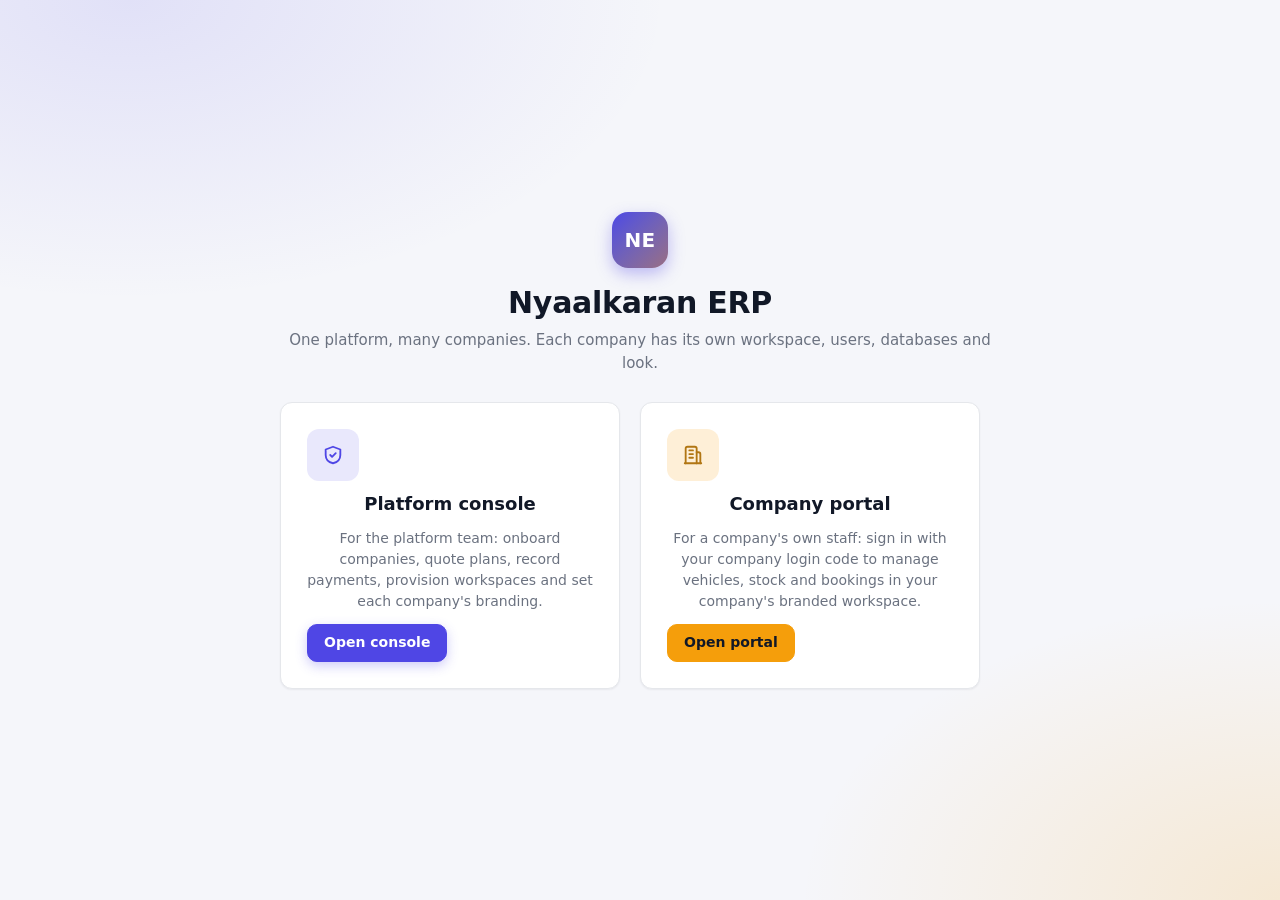
<file: poc/frontend/index.html>
<!doctype html>
<html lang="en">
<head>
  <meta charset="utf-8">
  <meta name="viewport" content="width=device-width, initial-scale=1">
  <title>Nyaalkaran ERP</title>
  <link rel="stylesheet" href="shared/styles.css">
</head>
<body>
  <div class="landing">
    <div style="text-align:center; max-width: 720px">
      <div class="brand-logo" style="width:56px;height:56px;margin:0 auto 16px;font-size:20px;border-radius:16px">NE</div>
      <h1 style="font-size:30px">Nyaalkaran ERP</h1>
      <p class="muted" style="margin-top:8px;font-size:15px">One platform, many companies. Each company has its own workspace,
        users, databases and look.</p>
      <div class="landing-cards">
        <a class="card hover landing-card" href="platform/">
          <div class="stat-icon"><svg class="icon" viewBox="0 0 24 24" fill="none" stroke="currentColor" stroke-width="2" stroke-linecap="round" stroke-linejoin="round"><path d="M12 3 4 6v6c0 5 3.5 8 8 9 4.5-1 8-4 8-9V6l-8-3Z"/><path d="m9 12 2 2 4-4"/></svg></div>
          <h2>Platform console</h2>
          <p class="muted">For the platform team: onboard companies, quote plans, record payments, provision workspaces and
            set each company's branding.</p>
          <span class="btn primary" style="align-self:flex-start">Open console</span>
        </a>
        <a class="card hover landing-card" href="tenant/">
          <div class="stat-icon accent"><svg class="icon" viewBox="0 0 24 24" fill="none" stroke="currentColor" stroke-width="2" stroke-linecap="round" stroke-linejoin="round"><path d="M4 21V5a2 2 0 0 1 2-2h8a2 2 0 0 1 2 2v16"/><path d="M16 9h2a2 2 0 0 1 2 2v10"/><path d="M8 7h4M8 11h4M8 15h4M3 21h18"/></svg></div>
          <h2>Company portal</h2>
          <p class="muted">For a company's own staff: sign in with your company login code to manage vehicles, stock and
            bookings in your company's branded workspace.</p>
          <span class="btn accent" style="align-self:flex-start">Open portal</span>
        </a>
      </div>
    </div>
  </div>
</body>
</html>
</file>
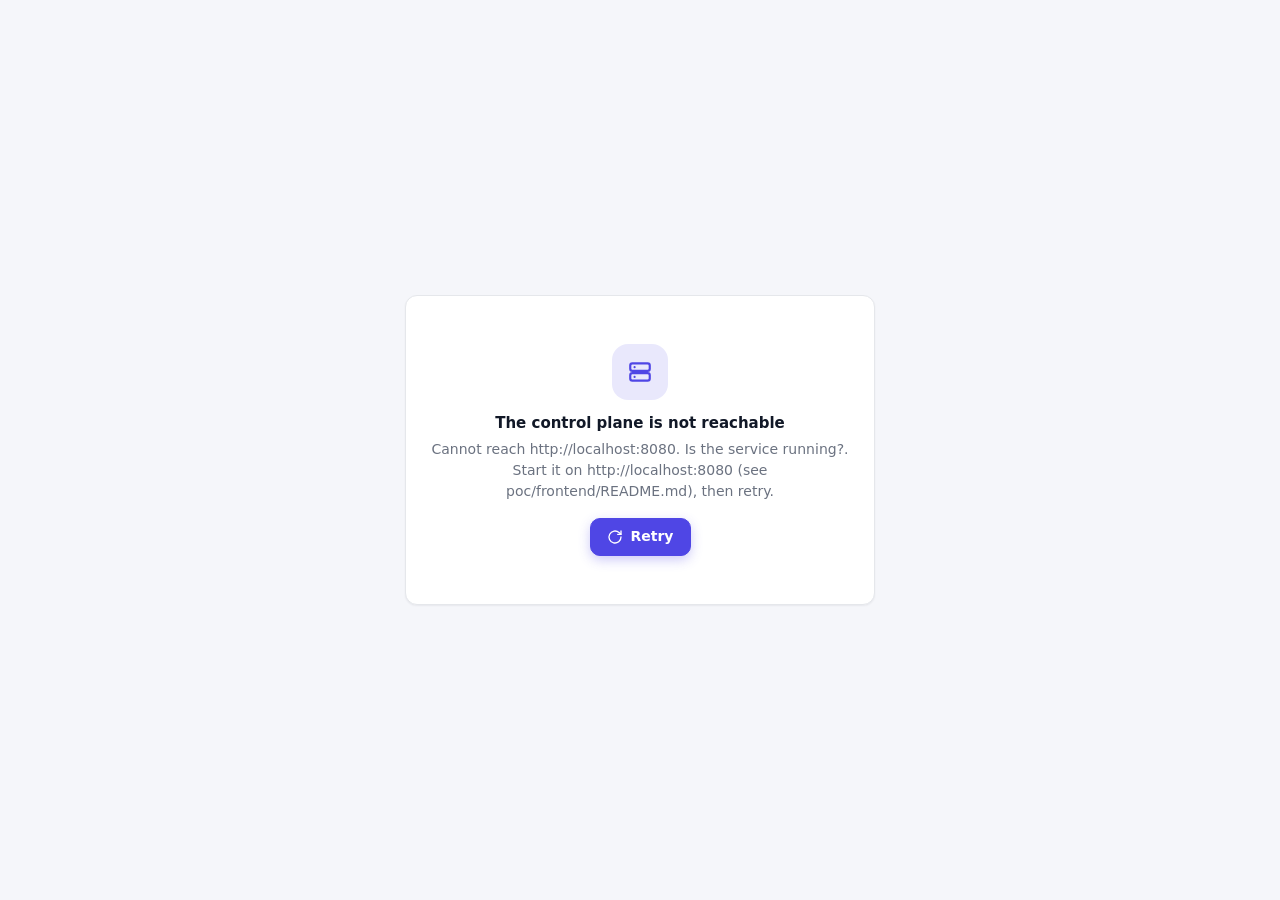
<file: poc/frontend/platform/index.html>
<!doctype html>
<html lang="en">
<head>
  <meta charset="utf-8">
  <meta name="viewport" content="width=device-width, initial-scale=1">
  <title>Platform console · Nyaalkaran ERP</title>
  <link rel="stylesheet" href="../shared/styles.css">
</head>
<body>
  <div id="app"></div>
  <script type="module" src="app.js"></script>
</body>
</html>
</file>
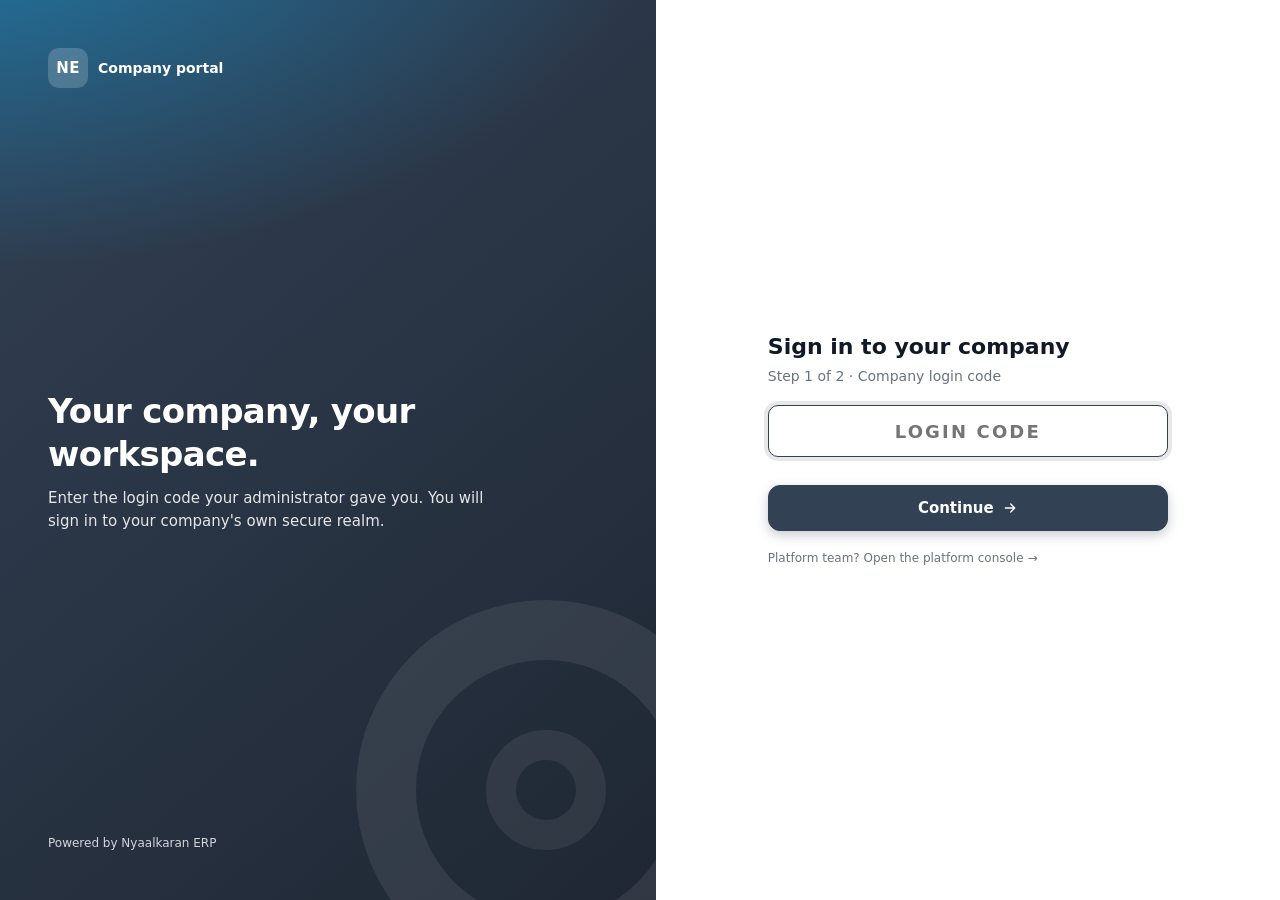
<file: poc/frontend/tenant/index.html>
<!doctype html>
<html lang="en">
<head>
  <meta charset="utf-8">
  <meta name="viewport" content="width=device-width, initial-scale=1">
  <title>Company portal · Nyaalkaran ERP</title>
  <link rel="stylesheet" href="../shared/styles.css">
</head>
<body>
  <div id="app"></div>
  <script type="module" src="app.js"></script>
</body>
</html>
</file>
<file: poc/frontend/shared/styles.css>
/* Nyaalkaran ERP portals: one design system, re-themed at runtime through CSS variables (shared/theme.js). */

/* .theme-scope / .theme-light / .theme-dark let one element (e.g. the branding preview) carry its own theme. */
:root, .theme-scope {
  --primary: #4F46E5;
  --primary-contrast: #FFFFFF;
  --accent: #F59E0B;
  --accent-contrast: #111827;
}
:root, .theme-light {
  --primary-hover: color-mix(in srgb, var(--primary) 85%, #000);
  --primary-ink: var(--primary);
  --primary-soft: color-mix(in srgb, var(--primary) 12%, transparent);
  --primary-softer: color-mix(in srgb, var(--primary) 6%, transparent);
  --accent-soft: color-mix(in srgb, var(--accent) 16%, transparent);

  --bg: #F5F6FA;
  --surface: #FFFFFF;
  --surface-2: #F9FAFB;
  --border: #E5E7EB;
  --border-strong: #D1D5DB;
  --text: #111827;
  --text-2: #374151;
  --muted: #6B7280;
  --shadow-sm: 0 1px 2px rgba(16, 24, 40, .06);
  --shadow: 0 1px 3px rgba(16, 24, 40, .08), 0 4px 16px rgba(16, 24, 40, .06);
  --shadow-lg: 0 12px 40px rgba(16, 24, 40, .18);

  --ok: #059669; --ok-soft: #D1FAE5;
  --warn: #B45309; --warn-soft: #FEF3C7;
  --bad: #DC2626; --bad-soft: #FEE2E2;
  --info: #2563EB; --info-soft: #DBEAFE;
  --neutral: #4B5563; --neutral-soft: #F3F4F6;

  --radius: 12px;
  --radius-sm: 8px;
  --font: "Inter", "Segoe UI", system-ui, -apple-system, Roboto, "Helvetica Neue", Arial, sans-serif;
  --mono: "JetBrains Mono", "Cascadia Code", Consolas, "SFMono-Regular", Menlo, monospace;
  --sidebar-w: 248px;
  color-scheme: light;
}

:root[data-theme="dark"], .theme-dark {
  --primary-hover: color-mix(in srgb, var(--primary) 80%, #fff);
  --primary-ink: color-mix(in srgb, var(--primary) 50%, #fff);
  --bg: #0B1020;
  --surface: #121829;
  --surface-2: #171F33;
  --border: #243049;
  --border-strong: #31405F;
  --text: #E8ECF5;
  --text-2: #C3CADB;
  --muted: #8B95AD;
  --shadow-sm: 0 1px 2px rgba(0, 0, 0, .4);
  --shadow: 0 1px 3px rgba(0, 0, 0, .4), 0 6px 20px rgba(0, 0, 0, .35);
  --shadow-lg: 0 16px 48px rgba(0, 0, 0, .55);
  --primary-soft: color-mix(in srgb, var(--primary) 24%, transparent);
  --primary-softer: color-mix(in srgb, var(--primary) 12%, transparent);
  --accent-soft: color-mix(in srgb, var(--accent) 22%, transparent);
  --ok-soft: rgba(5, 150, 105, .18); --ok: #34D399;
  --warn-soft: rgba(245, 158, 11, .18); --warn: #FBBF24;
  --bad-soft: rgba(220, 38, 38, .2); --bad: #F87171;
  --info-soft: rgba(37, 99, 235, .2); --info: #60A5FA;
  --neutral-soft: rgba(148, 163, 184, .14); --neutral: #CBD5E1;
  color-scheme: dark;
}
.theme-scope { background: var(--bg); color: var(--text); font-family: var(--font); }

* { box-sizing: border-box; }
html, body { margin: 0; height: 100%; }
body {
  font-family: var(--font);
  font-size: 14px;
  line-height: 1.5;
  color: var(--text);
  background: var(--bg);
  -webkit-font-smoothing: antialiased;
  transition: background-color .25s ease, color .25s ease;
}
a { color: var(--primary-ink); text-decoration: none; }
a:hover { text-decoration: underline; }
h1, h2, h3, h4 { margin: 0; line-height: 1.25; color: var(--text); }
h1 { font-size: 24px; font-weight: 700; letter-spacing: -.01em; }
h2 { font-size: 18px; font-weight: 650; }
h3 { font-size: 15px; font-weight: 650; }
p { margin: 0; }
code, .mono { font-family: var(--mono); font-size: 12.5px; }
:focus-visible { outline: 2px solid var(--primary); outline-offset: 2px; }
.sr-only { position: absolute; width: 1px; height: 1px; overflow: hidden; clip: rect(0 0 0 0); }

/* ------------------------------------------------------------------ layout */
.app { display: grid; grid-template-columns: var(--sidebar-w) 1fr; min-height: 100vh; }
.sidebar {
  position: sticky; top: 0; height: 100vh; display: flex; flex-direction: column; gap: 4px;
  padding: 18px 14px; background: var(--surface); border-right: 1px solid var(--border);
}
.sidebar.dark-rail { background: #0F172A; border-right-color: #0F172A; }
.sidebar.dark-rail .nav-item { color: #CBD5E1; }
.sidebar.dark-rail .nav-item:hover { background: rgba(255, 255, 255, .06); color: #fff; }
.sidebar.dark-rail .nav-item.active { background: var(--primary); color: var(--primary-contrast); }
.sidebar.dark-rail .brand-name { color: #fff; }
.sidebar.dark-rail .brand-sub, .sidebar.dark-rail .nav-section { color: #94A3B8; }
.brand { display: flex; align-items: center; gap: 12px; padding: 4px 6px 18px; }
.brand-logo {
  width: 40px; height: 40px; border-radius: 11px; flex: none; display: grid; place-items: center;
  background: linear-gradient(135deg, var(--primary), color-mix(in srgb, var(--primary) 55%, var(--accent)));
  color: var(--primary-contrast); font-weight: 800; font-size: 15px; letter-spacing: .02em; overflow: hidden;
  box-shadow: 0 6px 16px color-mix(in srgb, var(--primary) 35%, transparent);
}
.brand-logo img { width: 100%; height: 100%; object-fit: cover; }
.brand-name { font-weight: 700; font-size: 15px; line-height: 1.2; color: var(--text); }
.brand-sub { font-size: 12px; color: var(--muted); }
.nav-section { font-size: 11px; font-weight: 600; text-transform: uppercase; letter-spacing: .06em; color: var(--muted); padding: 14px 10px 6px; }
.nav-item {
  display: flex; align-items: center; gap: 10px; padding: 9px 10px; border-radius: 9px;
  color: var(--text-2); font-weight: 550; cursor: pointer; border: 0; background: none; width: 100%; text-align: left; font: inherit;
}
.nav-item:hover { background: var(--primary-softer); color: var(--text); text-decoration: none; }
.nav-item.active { background: var(--primary-soft); color: var(--primary-ink); }

.nav-item[aria-disabled="true"] { opacity: .5; cursor: not-allowed; }
.nav-item .icon { width: 18px; height: 18px; flex: none; }
.nav-item .nav-tail { margin-left: auto; }
.sidebar-foot { margin-top: auto; padding-top: 12px; border-top: 1px solid var(--border); font-size: 12px; color: var(--muted); }
.sidebar.dark-rail .sidebar-foot { border-top-color: rgba(255, 255, 255, .08); }

.main { min-width: 0; display: flex; flex-direction: column; }
.topbar {
  position: sticky; top: 0; z-index: 20; display: flex; align-items: center; gap: 12px; height: 64px; padding: 0 28px;
  background: color-mix(in srgb, var(--bg) 82%, transparent); backdrop-filter: blur(10px); border-bottom: 1px solid var(--border);
}
.topbar .crumbs { color: var(--muted); font-size: 13px; display: flex; gap: 6px; align-items: center; min-width: 0; }
.topbar .crumbs b { color: var(--text); font-weight: 600; }
.topbar .spacer { flex: 1; }
.content { padding: 28px; max-width: 1280px; width: 100%; margin: 0 auto; }
.page-head { display: flex; align-items: flex-end; justify-content: space-between; gap: 16px; margin-bottom: 22px; flex-wrap: wrap; }
.page-head p { color: var(--muted); margin-top: 4px; }
.row { display: flex; align-items: center; gap: 10px; }
.row.wrap { flex-wrap: wrap; }
.stack { display: flex; flex-direction: column; gap: 12px; }
.grid { display: grid; gap: 16px; }
.grid.cols-2 { grid-template-columns: repeat(2, minmax(0, 1fr)); }
.grid.cols-3 { grid-template-columns: repeat(3, minmax(0, 1fr)); }
.grid.cols-4 { grid-template-columns: repeat(4, minmax(0, 1fr)); }
.grid.auto { grid-template-columns: repeat(auto-fill, minmax(260px, 1fr)); }
.grid.kpis { grid-template-columns: repeat(auto-fit, minmax(170px, 1fr)); }
.grid.split { grid-template-columns: minmax(0, 2fr) minmax(0, 1fr); align-items: start; }
.grid.side { grid-template-columns: minmax(0, 380px) minmax(0, 1fr); align-items: start; }
.muted { color: var(--muted); }
.small { font-size: 12px; }
.grow { flex: 1; }
.right { margin-left: auto; }
.mt { margin-top: 16px; }

/* ------------------------------------------------------------------ cards */
.card { background: var(--surface); border: 1px solid var(--border); border-radius: var(--radius); box-shadow: var(--shadow-sm); }
.card-pad { padding: 20px; }
.card-head { display: flex; align-items: center; justify-content: space-between; gap: 12px; padding: 16px 20px; border-bottom: 1px solid var(--border); }
.card-body { padding: 20px; }
.card.hover { transition: transform .15s ease, box-shadow .15s ease, border-color .15s; cursor: pointer; }
.card.hover:hover { transform: translateY(-2px); box-shadow: var(--shadow); border-color: var(--border-strong); }

.stat { padding: 18px 20px; display: flex; gap: 14px; align-items: center; }
.stat-icon { width: 44px; height: 44px; border-radius: 12px; display: grid; place-items: center; background: var(--primary-soft); color: var(--primary-ink); flex: none; }
.stat-icon.accent { background: var(--accent-soft); color: color-mix(in srgb, var(--accent) 70%, var(--text)); }
.stat-icon.ok { background: var(--ok-soft); color: var(--ok); }
.stat-icon.warn { background: var(--warn-soft); color: var(--warn); }
.stat-icon.bad { background: var(--bad-soft); color: var(--bad); }
.stat-value { font-size: 24px; font-weight: 750; letter-spacing: -.02em; line-height: 1.1; }
.stat-label { color: var(--muted); font-size: 12.5px; margin-top: 2px; }

.hero {
  border-radius: calc(var(--radius) + 4px); padding: 26px 28px; color: var(--primary-contrast); position: relative; overflow: hidden;
  background: linear-gradient(120deg, var(--primary) 0%, color-mix(in srgb, var(--primary) 70%, var(--accent)) 100%);
  box-shadow: 0 12px 32px color-mix(in srgb, var(--primary) 30%, transparent);
}
.hero h1 { color: inherit; }
.hero p { opacity: .9; margin-top: 6px; }
.hero::after {
  content: ""; position: absolute; right: -60px; top: -60px; width: 240px; height: 240px; border-radius: 50%;
  background: radial-gradient(circle, rgba(255, 255, 255, .22), transparent 70%);
}

/* ------------------------------------------------------------------ buttons */
.btn {
  display: inline-flex; align-items: center; justify-content: center; gap: 8px; height: 38px; padding: 0 16px;
  border-radius: 10px; border: 1px solid var(--border-strong); background: var(--surface); color: var(--text);
  font: inherit; font-weight: 600; cursor: pointer; white-space: nowrap; transition: background .15s, border-color .15s, transform .05s, box-shadow .15s;
}
.btn:hover { background: var(--surface-2); text-decoration: none; }
.btn:active { transform: translateY(1px); }
.btn:disabled { opacity: .55; cursor: not-allowed; }
.btn .icon { width: 16px; height: 16px; }
.btn.primary { background: var(--primary); border-color: var(--primary); color: var(--primary-contrast); box-shadow: 0 4px 12px color-mix(in srgb, var(--primary) 28%, transparent); }
.btn.primary:hover { background: var(--primary-hover); }
.btn.accent { background: var(--accent); border-color: var(--accent); color: var(--accent-contrast); }
.btn.danger { background: var(--bad); border-color: var(--bad); color: #fff; }
.btn.ghost { border-color: transparent; background: transparent; }
.btn.ghost:hover { background: var(--primary-softer); }
.btn.sm { height: 30px; padding: 0 10px; font-size: 12.5px; border-radius: 8px; }
.btn.lg { height: 46px; padding: 0 22px; font-size: 15px; border-radius: 12px; }
.btn.block { width: 100%; }
.btn.icon-only { width: 38px; padding: 0; }
.btn.sm.icon-only { width: 30px; }
.btn.loading { position: relative; color: transparent !important; pointer-events: none; }
.btn.loading::after {
  content: ""; position: absolute; width: 16px; height: 16px; border-radius: 50%;
  border: 2px solid currentColor; border-color: var(--primary-contrast) transparent var(--primary-contrast) transparent; animation: spin .7s linear infinite;
}
.btn:not(.primary).loading::after { border-color: var(--text) transparent var(--text) transparent; }

/* ------------------------------------------------------------------ forms */
.field { display: flex; flex-direction: column; gap: 6px; }
.field label { font-size: 12.5px; font-weight: 600; color: var(--text-2); }
.field .hint { font-size: 12px; color: var(--muted); }
.field .err { font-size: 12px; color: var(--bad); }
.input, select.input, textarea.input {
  height: 40px; padding: 0 12px; border-radius: 10px; border: 1px solid var(--border-strong); background: var(--surface);
  color: var(--text); font: inherit; width: 100%; transition: border-color .15s, box-shadow .15s;
}
textarea.input { height: auto; min-height: 80px; padding: 10px 12px; resize: vertical; }
.input:focus { outline: none; border-color: var(--primary-ink); box-shadow: 0 0 0 4px var(--primary-soft); }
.input.invalid { border-color: var(--bad); box-shadow: 0 0 0 4px var(--bad-soft); }
.input.lg { height: 52px; font-size: 18px; letter-spacing: .12em; text-transform: uppercase; text-align: center; font-weight: 700; }
.input-icon { position: relative; }
.input-icon .icon { position: absolute; left: 12px; top: 50%; transform: translateY(-50%); width: 16px; height: 16px; color: var(--muted); }
.input-icon .input { padding-left: 36px; }
.form-grid { display: grid; grid-template-columns: repeat(2, minmax(0, 1fr)); gap: 14px 16px; }
.form-grid .span-2 { grid-column: span 2; }
input[type="color"].swatch-input { width: 44px; height: 40px; padding: 3px; border-radius: 10px; border: 1px solid var(--border-strong); background: var(--surface); cursor: pointer; }

.segmented { display: inline-flex; padding: 3px; border-radius: 11px; background: var(--neutral-soft); border: 1px solid var(--border); gap: 2px; }
.segmented button { border: 0; background: none; padding: 6px 12px; border-radius: 8px; font: inherit; font-weight: 600; color: var(--muted); cursor: pointer; }
.segmented button.on { background: var(--surface); color: var(--text); box-shadow: var(--shadow-sm); }

.check-card {
  display: flex; gap: 12px; align-items: flex-start; padding: 14px; border-radius: 12px; border: 1.5px solid var(--border);
  background: var(--surface); cursor: pointer; transition: border-color .15s, background .15s;
}
.check-card:hover { border-color: var(--border-strong); }
.check-card.on { border-color: var(--primary-ink); background: var(--primary-softer); }
.check-card.locked { opacity: .75; cursor: default; }
.check-card input { margin-top: 3px; accent-color: var(--primary-ink); }
.check-card .price { margin-left: auto; font-weight: 700; white-space: nowrap; }

/* ------------------------------------------------------------------ tables */
.table-wrap { overflow-x: auto; }
table.table { width: 100%; border-collapse: separate; border-spacing: 0; }
.table th {
  text-align: left; font-size: 11.5px; font-weight: 650; text-transform: uppercase; letter-spacing: .05em; color: var(--muted);
  padding: 11px 16px; background: var(--surface-2); border-bottom: 1px solid var(--border); white-space: nowrap;
}
.table td { padding: 13px 16px; border-bottom: 1px solid var(--border); vertical-align: middle; }
.table tr:last-child td { border-bottom: 0; }
.table tbody tr { transition: background .1s; }
.table tbody tr.clickable { cursor: pointer; }
.table tbody tr:hover { background: var(--primary-softer); }
.table .num { text-align: right; font-variant-numeric: tabular-nums; }
.cell-main { font-weight: 600; color: var(--text); }
.table .mono { white-space: nowrap; }
.cell-sub { font-size: 12px; color: var(--muted); }

/* ------------------------------------------------------------------ badges / chips */
.badge {
  display: inline-flex; align-items: center; gap: 6px; height: 24px; padding: 0 10px; border-radius: 999px;
  font-size: 12px; font-weight: 650; white-space: nowrap; background: var(--neutral-soft); color: var(--neutral);
}
.badge::before { content: ""; width: 6px; height: 6px; border-radius: 50%; background: currentColor; }
.badge.plain::before { display: none; }
.badge.ok { background: var(--ok-soft); color: var(--ok); }
.badge.warn { background: var(--warn-soft); color: var(--warn); }
.badge.bad { background: var(--bad-soft); color: var(--bad); }
.badge.info { background: var(--info-soft); color: var(--info); }
.badge.brand { background: var(--primary-soft); color: var(--primary-ink); }
.badge.pulse::before { animation: pulse 1.2s ease-in-out infinite; }
.chip {
  display: inline-flex; align-items: center; gap: 6px; height: 30px; padding: 0 12px; border-radius: 999px; border: 1px solid var(--border);
  background: var(--surface); color: var(--text-2); font: inherit; font-weight: 600; font-size: 12.5px; cursor: pointer;
}
.chip.on { background: var(--primary); border-color: var(--primary); color: var(--primary-contrast); }
.chip .count { background: var(--neutral-soft); color: var(--muted); border-radius: 999px; padding: 0 7px; font-size: 11.5px; }
.chip.on .count { background: rgba(255, 255, 255, .25); color: inherit; }
.color-dot { width: 14px; height: 14px; border-radius: 50%; border: 1px solid rgba(0, 0, 0, .15); display: inline-block; flex: none; }
.avatar {
  width: 36px; height: 36px; border-radius: 10px; display: grid; place-items: center; font-weight: 750; font-size: 13px;
  color: #fff; flex: none; overflow: hidden;
}
.avatar img { width: 100%; height: 100%; object-fit: cover; }
.avatar.round { border-radius: 50%; }
.kv { display: grid; grid-template-columns: 160px 1fr; gap: 10px 16px; }
.kv dt { color: var(--muted); font-size: 13px; }
.kv dd { margin: 0; font-weight: 550; min-width: 0; overflow-wrap: anywhere; }

/* ------------------------------------------------------------------ tabs */
.tabs { display: flex; gap: 4px; border-bottom: 1px solid var(--border); margin-bottom: 20px; overflow-x: auto; }
.tab {
  border: 0; background: none; padding: 10px 14px; font: inherit; font-weight: 600; color: var(--muted); cursor: pointer;
  border-bottom: 2px solid transparent; margin-bottom: -1px; white-space: nowrap;
}
.tab:hover { color: var(--text); }
.tab.on { color: var(--primary-ink); border-bottom-color: var(--primary-ink); }

/* ------------------------------------------------------------------ timeline / steps */
.steps { list-style: none; margin: 0; padding: 0; }
.steps li { position: relative; display: flex; gap: 14px; padding: 0 0 16px 0; }
.steps li:not(:last-child)::before { content: ""; position: absolute; left: 13px; top: 28px; bottom: 2px; width: 2px; background: var(--border); }
.step-dot { width: 28px; height: 28px; border-radius: 50%; display: grid; place-items: center; flex: none; background: var(--neutral-soft); color: var(--muted); font-size: 12px; font-weight: 700; }
.step-dot .icon { width: 15px; height: 15px; }
.step-dot.ok { background: var(--ok); color: #fff; }
.step-dot.run { background: var(--info); color: #fff; animation: ring 1.4s ease-out infinite; }
.step-dot.bad { background: var(--bad); color: #fff; }
.step-dot.skip { background: var(--neutral-soft); color: var(--muted); }
.step-title { font-weight: 600; }
.step-meta { font-size: 12px; color: var(--muted); }
.progress { height: 8px; border-radius: 999px; background: var(--neutral-soft); overflow: hidden; }
.progress > span { display: block; height: 100%; border-radius: inherit; background: linear-gradient(90deg, var(--primary), var(--accent)); transition: width .4s ease; }

.wizard-steps { display: flex; gap: 8px; margin-bottom: 22px; }
.wizard-steps .ws { flex: 1; display: flex; align-items: center; gap: 10px; padding: 10px 12px; border-radius: 10px; background: var(--surface-2); border: 1px solid var(--border); color: var(--muted); font-weight: 600; font-size: 13px; }
.wizard-steps .ws .n { width: 24px; height: 24px; border-radius: 50%; display: grid; place-items: center; background: var(--neutral-soft); font-size: 12px; flex: none; }
.wizard-steps .ws.on { border-color: var(--primary-ink); color: var(--text); background: var(--primary-softer); }
.wizard-steps .ws.on .n { background: var(--primary); color: var(--primary-contrast); }
.wizard-steps .ws.done { color: var(--ok); }
.wizard-steps .ws.done .n { background: var(--ok); color: #fff; }

/* ------------------------------------------------------------------ modal / drawer / toast */
.overlay {
  position: fixed; inset: 0; z-index: 100; background: rgba(15, 23, 42, .45); backdrop-filter: blur(3px);
  display: flex; align-items: flex-start; justify-content: center; padding: 6vh 16px; overflow-y: auto; animation: fade .15s ease;
}
.modal { width: 100%; max-width: 560px; background: var(--surface); border-radius: 16px; box-shadow: var(--shadow-lg); animation: pop .18s ease; border: 1px solid var(--border); }
.modal.lg { max-width: 860px; }
.modal.xl { max-width: 1040px; }
.modal-head { display: flex; align-items: center; gap: 12px; padding: 18px 22px; border-bottom: 1px solid var(--border); }
.modal-head h2 { flex: 1; }
.modal-body { padding: 22px; }
.modal-foot { display: flex; justify-content: flex-end; gap: 10px; padding: 14px 22px; border-top: 1px solid var(--border); background: var(--surface-2); border-radius: 0 0 16px 16px; }
.drawer-overlay { justify-content: flex-end; padding: 0; align-items: stretch; }
.drawer { width: min(560px, 100%); height: 100vh; overflow-y: auto; background: var(--surface); box-shadow: var(--shadow-lg); animation: slide .2s ease; border-left: 1px solid var(--border); }

.toasts { position: fixed; right: 20px; bottom: 20px; z-index: 200; display: flex; flex-direction: column; gap: 10px; }
.toast {
  display: flex; align-items: flex-start; gap: 10px; min-width: 280px; max-width: 420px; padding: 12px 14px; border-radius: 12px;
  background: var(--surface); border: 1px solid var(--border); box-shadow: var(--shadow-lg); animation: rise .2s ease; border-left: 4px solid var(--info);
}
.toast.ok { border-left-color: var(--ok); }
.toast.bad { border-left-color: var(--bad); }
.toast.warn { border-left-color: var(--warn); }
.toast .t-title { font-weight: 650; }
.toast .t-text { color: var(--muted); font-size: 13px; }

.banner { display: flex; gap: 12px; align-items: flex-start; padding: 14px 16px; border-radius: 12px; border: 1px solid; }
.banner.warn { background: var(--warn-soft); border-color: color-mix(in srgb, var(--warn) 30%, transparent); color: var(--text); }
.banner.bad { background: var(--bad-soft); border-color: color-mix(in srgb, var(--bad) 30%, transparent); }
.banner.info { background: var(--info-soft); border-color: color-mix(in srgb, var(--info) 30%, transparent); }
.banner .icon { width: 20px; height: 20px; flex: none; margin-top: 1px; }

/* ------------------------------------------------------------------ empty / skeleton */
.empty { text-align: center; padding: 48px 24px; }
.empty .empty-icon { width: 56px; height: 56px; margin: 0 auto 14px; border-radius: 16px; display: grid; place-items: center; background: var(--primary-soft); color: var(--primary-ink); }
.empty .empty-icon .icon { width: 26px; height: 26px; }
.empty h3 { margin-bottom: 6px; }
.empty p { color: var(--muted); max-width: 420px; margin: 0 auto 16px; }
.skeleton { border-radius: 8px; background: linear-gradient(90deg, var(--neutral-soft) 25%, var(--surface-2) 50%, var(--neutral-soft) 75%); background-size: 200% 100%; animation: shimmer 1.2s infinite; }
.sk-line { height: 14px; margin: 8px 0; }
.spinner { width: 22px; height: 22px; border-radius: 50%; border: 3px solid var(--primary-soft); border-top-color: var(--primary-ink); animation: spin .8s linear infinite; }
.center-screen { min-height: 100vh; display: grid; place-items: center; }

/* ------------------------------------------------------------------ menus */
.menu-wrap { position: relative; }
.menu {
  position: absolute; right: 0; top: calc(100% + 8px); min-width: 240px; background: var(--surface); border: 1px solid var(--border);
  border-radius: 12px; box-shadow: var(--shadow-lg); padding: 6px; z-index: 50; animation: pop .12s ease;
}
.menu-item { display: flex; gap: 10px; align-items: center; width: 100%; padding: 9px 10px; border: 0; background: none; border-radius: 8px; font: inherit; color: var(--text); cursor: pointer; text-align: left; }
.menu-item:hover { background: var(--primary-softer); }
.menu-sep { height: 1px; background: var(--border); margin: 6px 0; }
.user-chip { display: flex; align-items: center; gap: 10px; padding: 4px 6px 4px 4px; border-radius: 999px; border: 1px solid var(--border); background: var(--surface); cursor: pointer; font: inherit; color: var(--text); }
.user-chip .avatar { width: 30px; height: 30px; font-size: 12px; }

/* ------------------------------------------------------------------ auth screens */
.auth { min-height: 100vh; display: grid; grid-template-columns: 1.05fr 1fr; }
.auth-art {
  position: relative; overflow: hidden; color: var(--primary-contrast); padding: 48px; display: flex; flex-direction: column; justify-content: space-between;
  background: radial-gradient(1200px 600px at -10% -10%, color-mix(in srgb, var(--accent) 55%, transparent), transparent 60%),
              linear-gradient(140deg, var(--primary), color-mix(in srgb, var(--primary) 60%, #000));
  transition: background .4s ease;
}
.auth-art h1 { color: inherit; font-size: 34px; max-width: 460px; letter-spacing: -.02em; }
.auth-art p { opacity: .88; max-width: 440px; font-size: 15px; margin-top: 12px; }
.auth-art .art-shapes { position: absolute; right: -80px; bottom: -80px; width: 380px; height: 380px; border-radius: 50%; border: 60px solid rgba(255, 255, 255, .08); }
.auth-art .art-shapes::after { content: ""; position: absolute; inset: 70px; border-radius: 50%; border: 30px solid rgba(255, 255, 255, .07); }
.auth-panel { display: grid; place-items: center; padding: 40px 24px; background: var(--surface); }
.auth-box { width: 100%; max-width: 400px; }
.auth-box h2 { font-size: 22px; margin-bottom: 6px; }
.feature-list { list-style: none; padding: 0; margin: 28px 0 0; display: grid; gap: 12px; }
.feature-list li { display: flex; gap: 10px; align-items: center; opacity: .95; }
.feature-list .icon { width: 18px; height: 18px; }

.landing { min-height: 100vh; display: grid; place-items: center; padding: 32px 16px;
  background: radial-gradient(900px 500px at 10% 0%, var(--primary-soft), transparent 60%), radial-gradient(800px 500px at 100% 100%, var(--accent-soft), transparent 60%), var(--bg); }
.landing-cards { display: grid; grid-template-columns: repeat(2, minmax(0, 340px)); gap: 20px; margin-top: 28px; }
.landing-card { padding: 26px; display: flex; flex-direction: column; gap: 12px; color: var(--text); }
.landing-card:hover { text-decoration: none; }
.landing-card .stat-icon { width: 52px; height: 52px; }

/* ------------------------------------------------------------------ misc widgets */
.bar-row { display: grid; grid-template-columns: 120px 1fr 40px; gap: 12px; align-items: center; margin: 8px 0; }
.bar-track { height: 10px; border-radius: 999px; background: var(--neutral-soft); overflow: hidden; display: flex; }
.bar-track span { height: 100%; }
.legend { display: flex; gap: 14px; flex-wrap: wrap; font-size: 12px; color: var(--muted); }
.legend i { display: inline-block; width: 10px; height: 10px; border-radius: 3px; margin-right: 6px; vertical-align: -1px; }
.model-card { padding: 18px; display: flex; flex-direction: column; gap: 12px; }
.model-visual { height: 110px; border-radius: 10px; display: grid; place-items: center;
  background: linear-gradient(135deg, var(--primary-soft), var(--accent-soft)); color: var(--primary-ink); }
.model-visual svg { width: min(120px, 82%); height: auto; max-height: 72%; }
.price-tag { font-size: 18px; font-weight: 750; }
.preview-frame { border-radius: 14px; overflow: hidden; border: 1px solid var(--border); box-shadow: var(--shadow); }
.copy { display: inline-flex; align-items: center; gap: 6px; }
.icon { display: inline-block; vertical-align: middle; }
.divider { height: 1px; background: var(--border); margin: 16px 0; }
.totals { display: grid; gap: 6px; }
.totals .tr { display: flex; justify-content: space-between; }
.totals .grand { font-size: 18px; font-weight: 750; padding-top: 8px; border-top: 1px dashed var(--border-strong); }

@keyframes spin { to { transform: rotate(360deg); } }
@keyframes fade { from { opacity: 0; } }
@keyframes pop { from { opacity: 0; transform: translateY(6px) scale(.98); } }
@keyframes slide { from { transform: translateX(30px); opacity: 0; } }
@keyframes rise { from { transform: translateY(10px); opacity: 0; } }
@keyframes shimmer { to { background-position: -200% 0; } }
@keyframes pulse { 50% { opacity: .3; } }
@keyframes ring { 0% { box-shadow: 0 0 0 0 color-mix(in srgb, var(--info) 50%, transparent); } 100% { box-shadow: 0 0 0 10px transparent; } }

@media (max-width: 1100px) {
  .grid.cols-4 { grid-template-columns: repeat(2, minmax(0, 1fr)); }
  .grid.cols-3 { grid-template-columns: repeat(2, minmax(0, 1fr)); }
  .grid.split, .grid.side { grid-template-columns: minmax(0, 1fr); }
  .grid.side > .stack[style*="sticky"] { position: static !important; }
}
@media (max-width: 860px) {
  .app { grid-template-columns: 1fr; }
  .sidebar { position: static; height: auto; flex-direction: row; flex-wrap: wrap; align-items: center; padding: 10px 14px; }
  .sidebar .nav-section, .sidebar .sidebar-foot, .brand-sub { display: none; }
  .sidebar .brand { padding: 0 8px 0 0; }
  .nav-item { width: auto; }
  .auth { grid-template-columns: 1fr; }
  .auth-art { min-height: 260px; padding: 28px; }
  .grid.cols-2, .grid.cols-3, .grid.cols-4, .form-grid, .landing-cards { grid-template-columns: 1fr; }
  .form-grid .span-2 { grid-column: auto; }
  .content { padding: 18px 16px; }
  .topbar { padding: 0 16px; }
  .kv { grid-template-columns: 1fr; }
}
@media (prefers-reduced-motion: reduce) { * { animation: none !important; transition: none !important; } }

/* decorative layers never take clicks; content stays above them */
.hero::after, .auth-art .art-shapes, .auth-art .art-shapes::after { pointer-events: none; }
.hero > *, .auth-art > :not(.art-shapes) { position: relative; z-index: 1; }
svg.icon { width: 18px; height: 18px; flex: none; }
.stat-icon svg.icon { width: 22px; height: 22px; }
.toast svg.icon { width: 20px; height: 20px; margin-top: 1px; }
.toast.ok svg.icon { color: var(--ok); } .toast.bad svg.icon { color: var(--bad); } .toast.warn svg.icon { color: var(--warn); }
</file>
